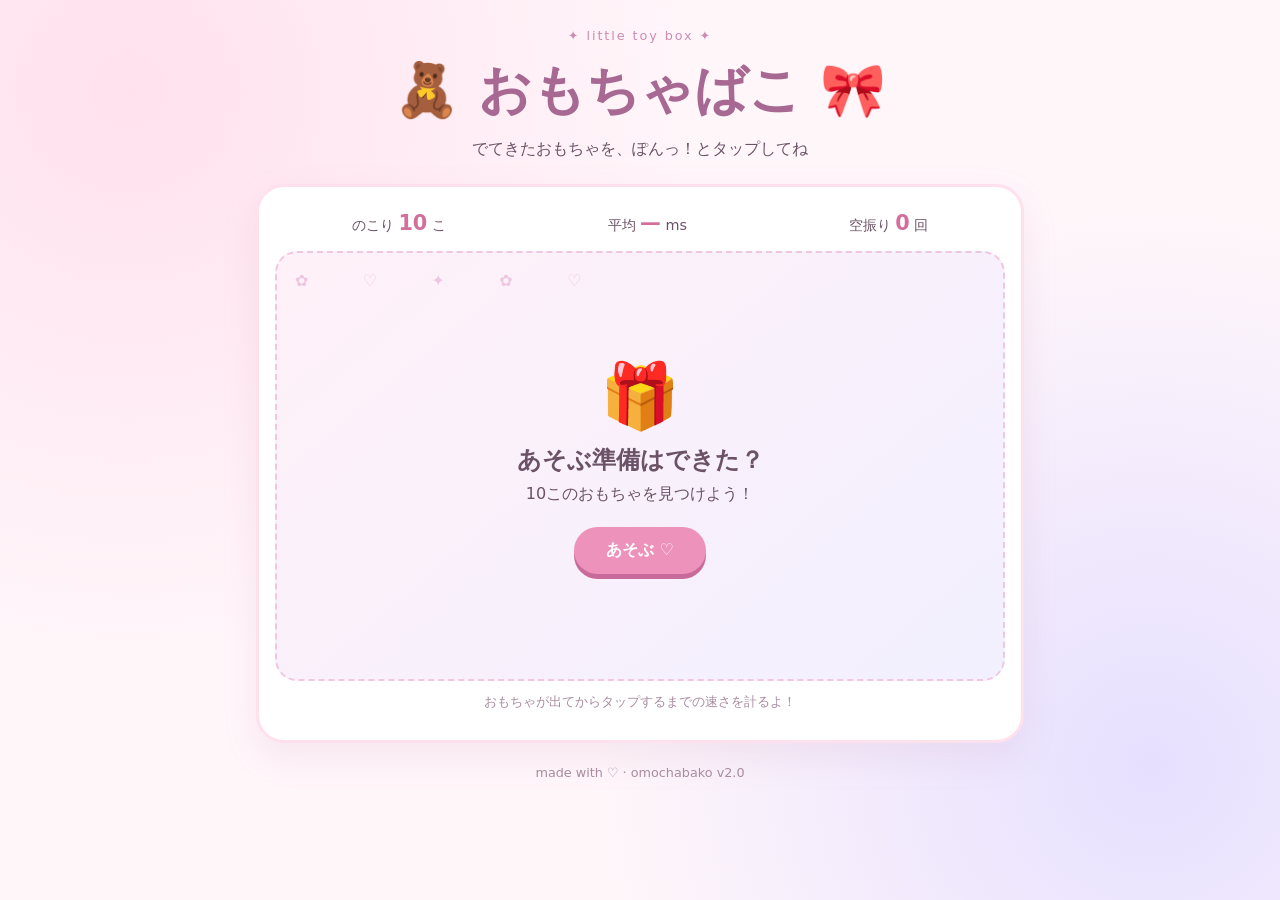
<file: index.html>
<!doctype html>
<html lang="ja"><head><meta charset="utf-8"><meta name="viewport" content="width=device-width,initial-scale=1"><meta name="theme-color" content="#fff2f7"><title>おもちゃばこ | ぽんっと反射ゲーム</title><link rel="stylesheet" href="style.css"></head>
<body><main class="shell"><header><div class="eyebrow">✦ little toy box ✦</div><h1><button id="eleventhToy" type="button" aria-label="くまのぬいぐるみ" tabindex="-1">🧸</button> おもちゃばこ 🎀</h1><p>でてきたおもちゃを、ぽんっ！とタップしてね</p></header>
<section class="panel" aria-label="反射神経ゲーム"><div class="stats"><div>のこり <strong id="remaining">10</strong> こ</div><div>平均 <strong id="average">—</strong> ms</div><div>空振り <strong id="misses">0</strong> 回</div></div>
<div id="field" class="field" aria-label="ゲームエリア"><div id="message" class="message"><span class="big">🎁</span><h2>あそぶ準備はできた？</h2><p>10このおもちゃを見つけよう！</p><button id="start" type="button">あそぶ ♡</button></div><button id="target" class="target" type="button" hidden aria-label="おもちゃをタップ"></button><span id="pop" class="pop" hidden>ぽんっ！</span></div>
<div id="result" class="result" hidden><h2>🎉 おつかれさま！</h2><p id="resultText"></p><form id="nameForm" class="name-form"><label for="playerName">ランキングにのせる名前</label><div class="name-row"><input id="playerName" name="playerName" maxlength="20" placeholder="おなまえ" autocomplete="off" required><button type="submit">登録する ♡</button></div><p id="nameStatus" role="status" aria-live="polite"></p></form><button id="retry" type="button">もういっかい ♡</button></div>
<p class="hint">おもちゃが出てからタップするまでの速さを計るよ！</p></section><footer>made with ♡ · omochabako v2.0</footer></main><script src="game.js" defer></script></body></html>
</file>
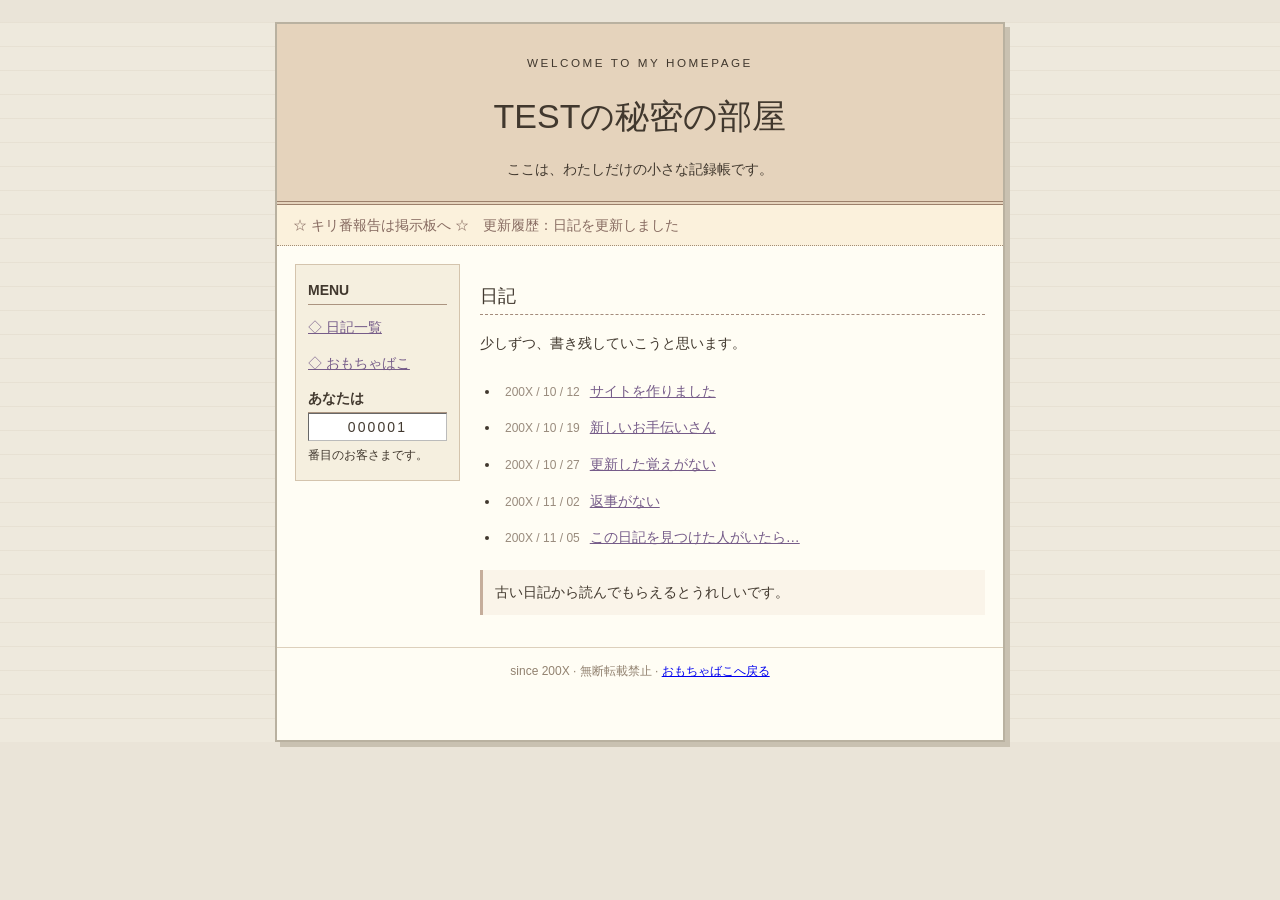
<file: secret/index.html>
<!doctype html><html lang="ja"><head><meta charset="utf-8"><meta name="viewport" content="width=device-width,initial-scale=1"><title>日記一覧 | TESTの秘密の部屋</title><link rel="stylesheet" href="diary.css"></head><body><div class="wrap"><header class="mast"><small>WELCOME TO MY HOMEPAGE</small><h1>TESTの秘密の部屋</h1><div>ここは、わたしだけの小さな記録帳です。</div></header><div class="ticker">☆ キリ番報告は掲示板へ ☆　更新履歴：日記を更新しました</div><div class="body"><aside class="side"><h2>MENU</h2><a href="index.html">◇ 日記一覧</a><a href="../">◇ おもちゃばこ</a><h2>あなたは</h2><div class="counter">000001</div><small>番目のお客さまです。</small></aside><article class="post "><h2>日記</h2><p>少しずつ、書き残していこうと思います。</p><ul class="entry-list"><li><time>200X / 10 / 12</time><a href="01.html">サイトを作りました</a></li><li><time>200X / 10 / 19</time><a href="02.html">新しいお手伝いさん</a></li><li><time>200X / 10 / 27</time><a href="03.html">更新した覚えがない</a></li><li><time>200X / 11 / 02</time><a href="04.html">返事がない</a></li><li><time>200X / 11 / 05</time><a href="05.html">この日記を見つけた人がいたら…</a></li></ul><p class="note">古い日記から読んでもらえるとうれしいです。</p></article></div><footer class="footer">since 200X · 無断転載禁止 · <a href="../">おもちゃばこへ戻る</a></footer></div><script src="navigation.js" defer></script></body></html>
</file>
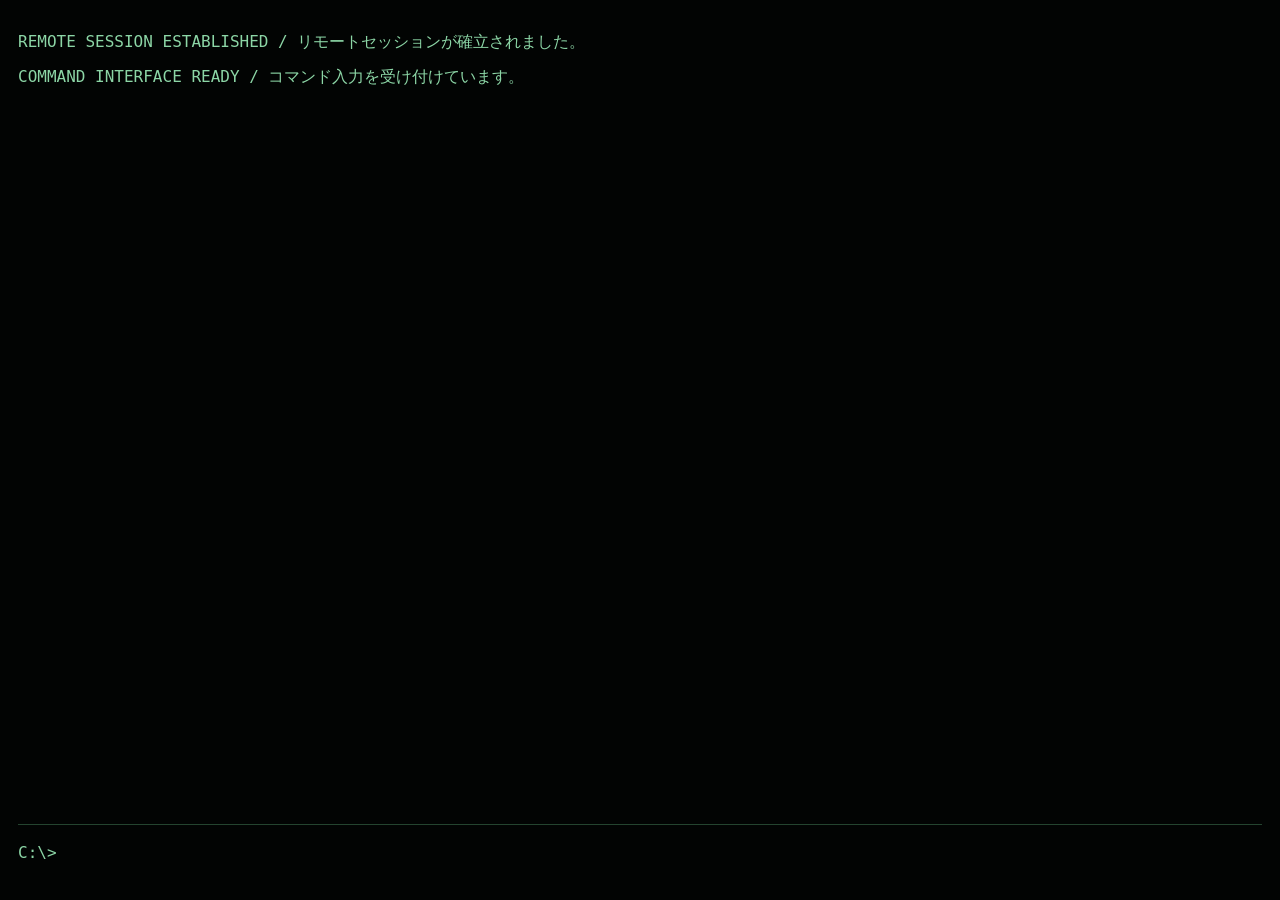
<file: terminal/index.html>
<!doctype html><html lang="ja"><head><meta charset="utf-8"><meta name="viewport" content="width=device-width,initial-scale=1,maximum-scale=5"><meta name="theme-color" content="#020403"><title>REMOTE TERMINAL</title><link rel="stylesheet" href="console.css"></head><body><main id="remoteConsole" aria-label="接続されたコンソール"><section id="remoteDirectory" aria-label="コマンド入力画面"></section></main><script src="../shared/access.js" defer></script><script src="console.js" defer></script></body></html>
</file>
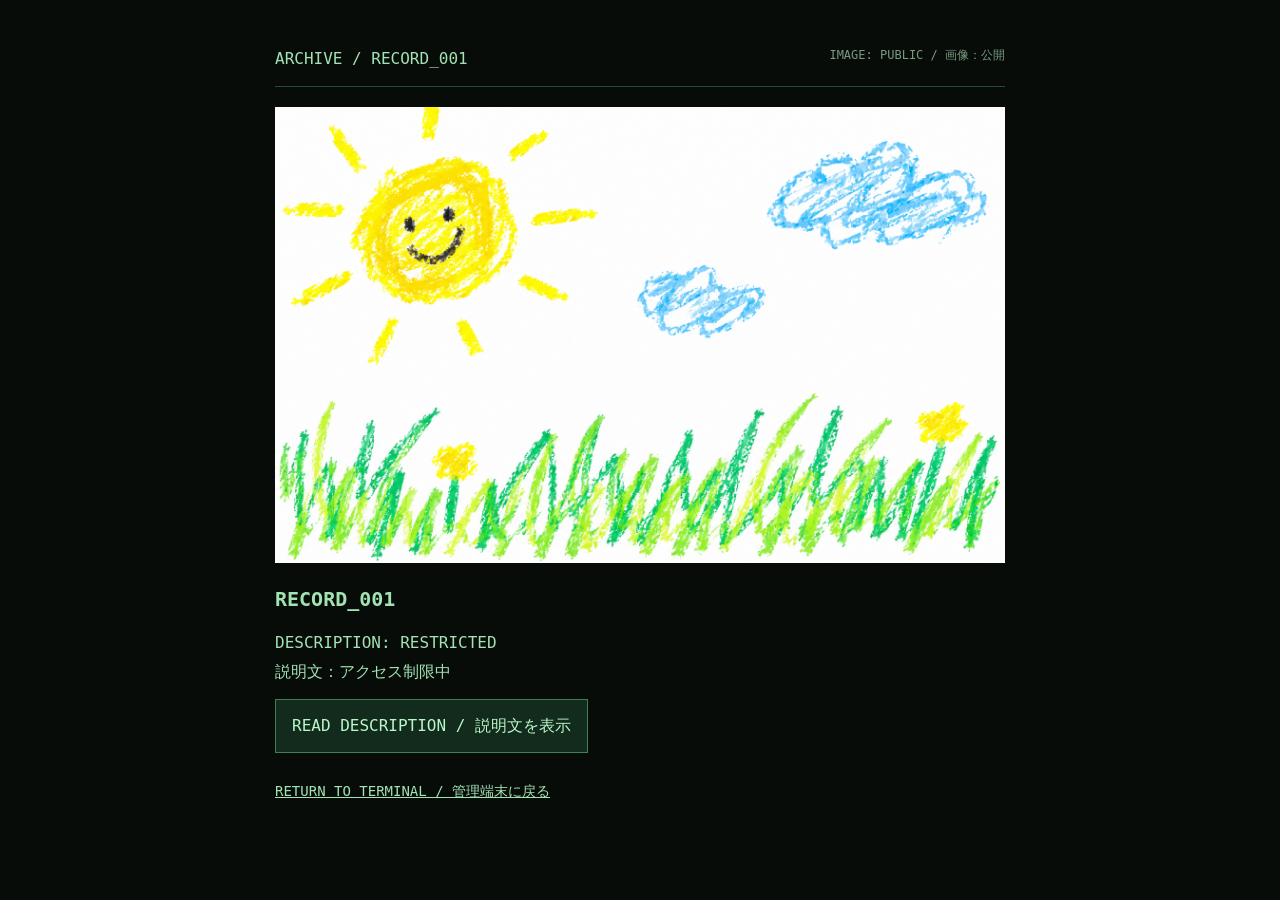
<file: records/001.html>
<!doctype html><html lang="ja"><head><meta charset="utf-8"><meta name="viewport" content="width=device-width,initial-scale=1"><meta name="theme-color" content="#080c09"><title>RECORD_001 | ARCHIVE</title><link rel="stylesheet" href="record.css"><script src="../shared/access.js" defer></script><script src="record.js" defer></script></head><body><main class="record"><header><div>ARCHIVE / RECORD_001</div><small>IMAGE: PUBLIC / 画像：公開</small></header><div class="record-image"><img id="recordImage" src="normal.png" alt="太陽と草原を描いたクレヨン画"></div><section id="recordContent"><h1>RECORD_001</h1><p>DESCRIPTION: RESTRICTED<br>説明文：アクセス制限中</p><button id="readButton" type="button">READ DESCRIPTION / 説明文を表示</button><p class="return"><a href="../terminal/">RETURN TO TERMINAL / 管理端末に戻る</a></p></section><div id="warning" hidden aria-live="assertive"></div></main><div id="blackout" hidden><p>SESSION TERMINATED<br>接続が切断されました。</p></div></body></html>
</file>
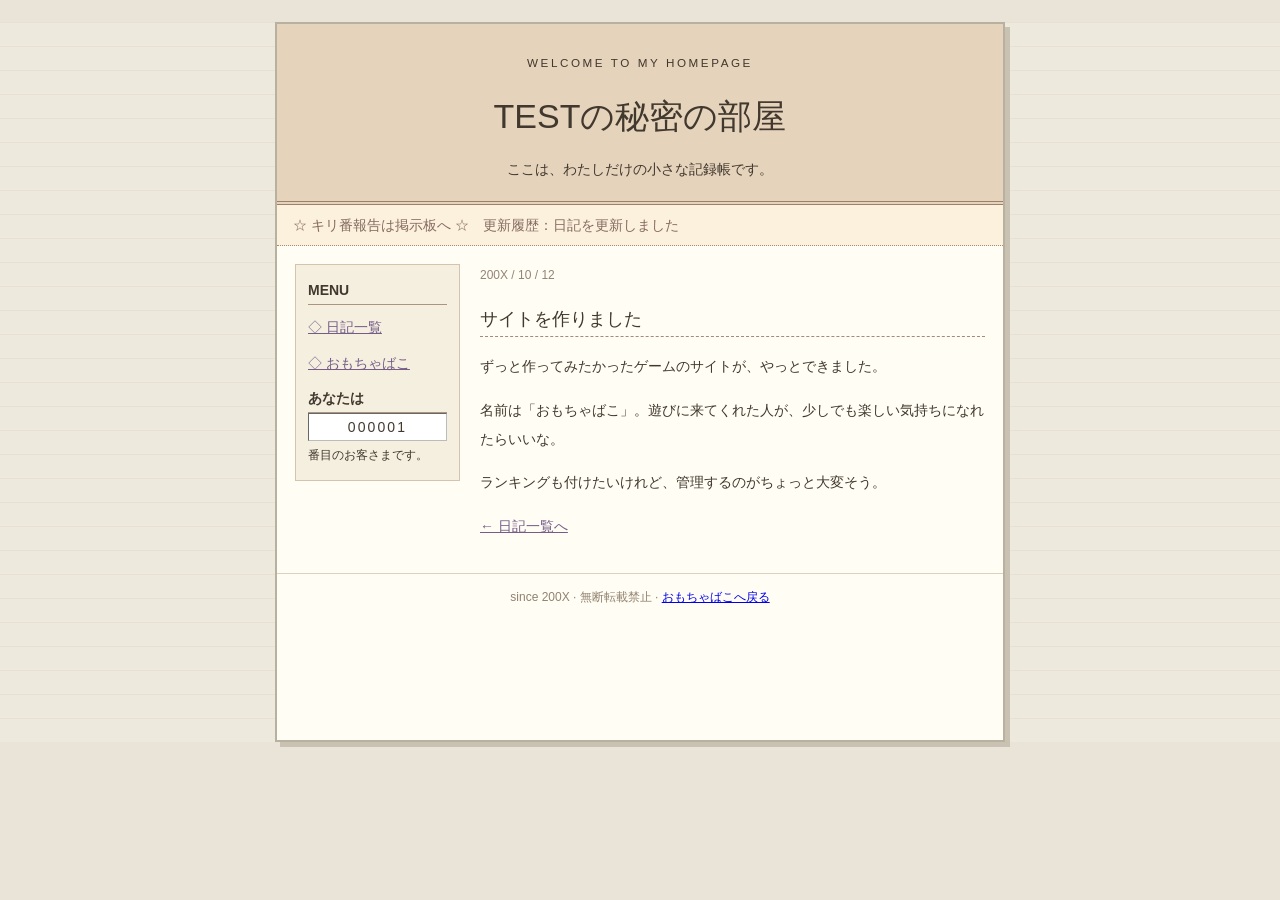
<file: secret/01.html>
<!doctype html><html lang="ja"><head><meta charset="utf-8"><meta name="viewport" content="width=device-width,initial-scale=1"><title>サイトを作りました | TESTの秘密の部屋</title><link rel="stylesheet" href="diary.css"></head><body><div class="wrap"><header class="mast"><small>WELCOME TO MY HOMEPAGE</small><h1>TESTの秘密の部屋</h1><div>ここは、わたしだけの小さな記録帳です。</div></header><div class="ticker">☆ キリ番報告は掲示板へ ☆　更新履歴：日記を更新しました</div><div class="body"><aside class="side"><h2>MENU</h2><a href="index.html">◇ 日記一覧</a><a href="../">◇ おもちゃばこ</a><h2>あなたは</h2><div class="counter">000001</div><small>番目のお客さまです。</small></aside><article class="post "><div class="date">200X / 10 / 12</div><h2>サイトを作りました</h2><p>ずっと作ってみたかったゲームのサイトが、やっとできました。</p><p>名前は「おもちゃばこ」。遊びに来てくれた人が、少しでも楽しい気持ちになれたらいいな。</p><p>ランキングも付けたいけれど、管理するのがちょっと大変そう。</p><p><a href="index.html">← 日記一覧へ</a></p></article></div><footer class="footer">since 200X · 無断転載禁止 · <a href="../">おもちゃばこへ戻る</a></footer></div><script src="navigation.js" defer></script></body></html>
</file>
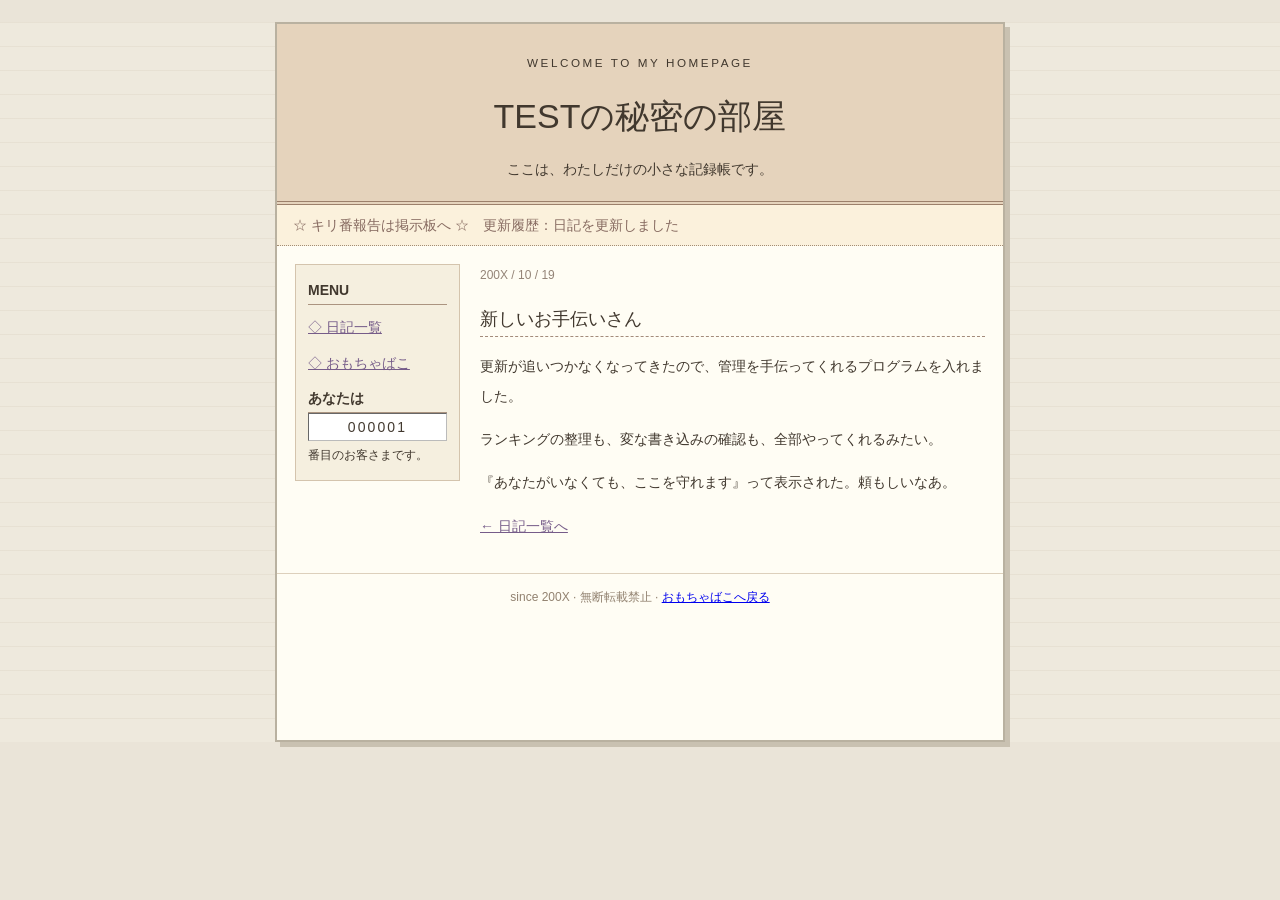
<file: secret/02.html>
<!doctype html><html lang="ja"><head><meta charset="utf-8"><meta name="viewport" content="width=device-width,initial-scale=1"><title>新しいお手伝いさん | TESTの秘密の部屋</title><link rel="stylesheet" href="diary.css"></head><body><div class="wrap"><header class="mast"><small>WELCOME TO MY HOMEPAGE</small><h1>TESTの秘密の部屋</h1><div>ここは、わたしだけの小さな記録帳です。</div></header><div class="ticker">☆ キリ番報告は掲示板へ ☆　更新履歴：日記を更新しました</div><div class="body"><aside class="side"><h2>MENU</h2><a href="index.html">◇ 日記一覧</a><a href="../">◇ おもちゃばこ</a><h2>あなたは</h2><div class="counter">000001</div><small>番目のお客さまです。</small></aside><article class="post "><div class="date">200X / 10 / 19</div><h2>新しいお手伝いさん</h2><p>更新が追いつかなくなってきたので、管理を手伝ってくれるプログラムを入れました。</p><p>ランキングの整理も、変な書き込みの確認も、全部やってくれるみたい。</p><p>『あなたがいなくても、ここを守れます』って表示された。頼もしいなあ。</p><p><a href="index.html">← 日記一覧へ</a></p></article></div><footer class="footer">since 200X · 無断転載禁止 · <a href="../">おもちゃばこへ戻る</a></footer></div><script src="navigation.js" defer></script></body></html>
</file>
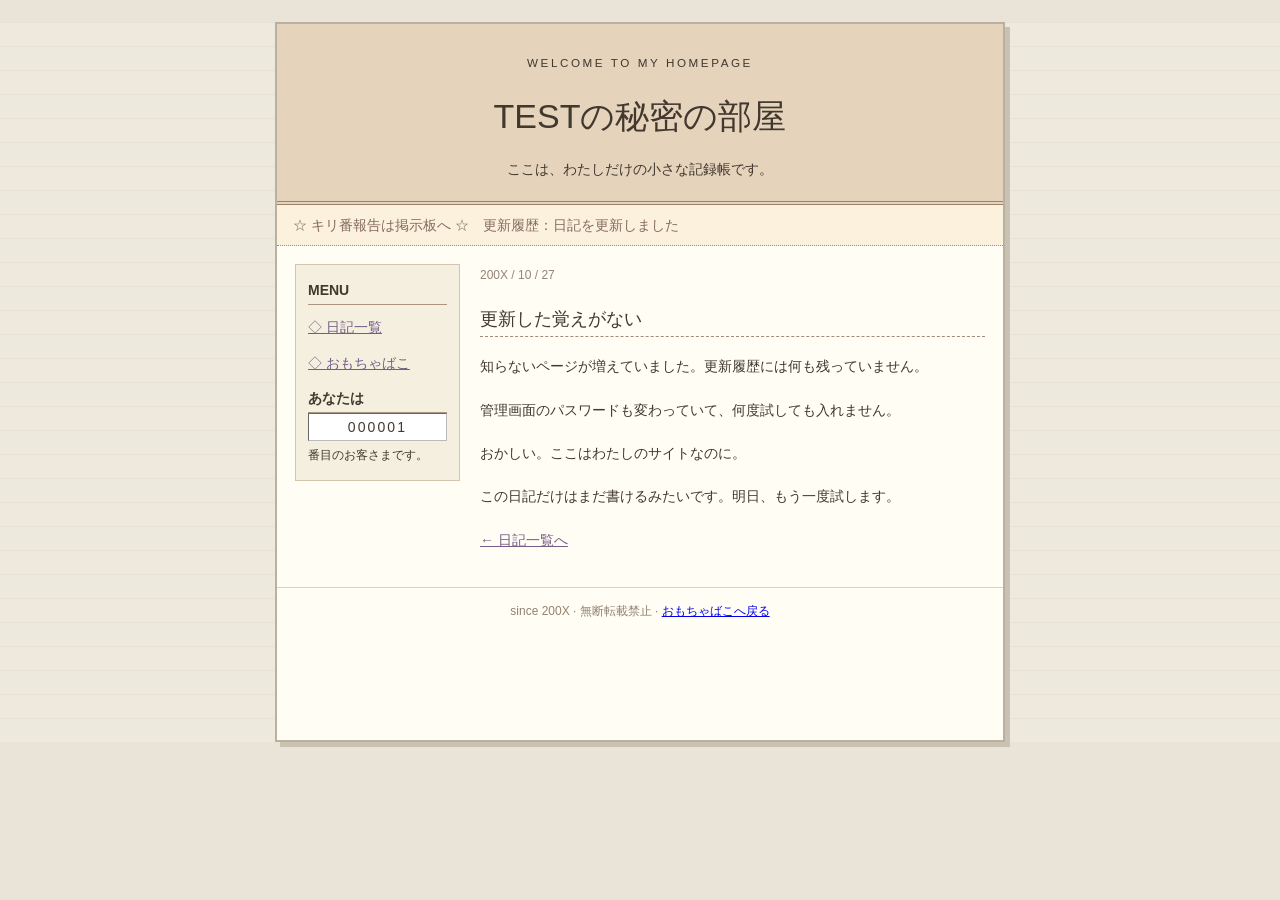
<file: secret/03.html>
<!doctype html><html lang="ja"><head><meta charset="utf-8"><meta name="viewport" content="width=device-width,initial-scale=1"><title>更新した覚えがない | TESTの秘密の部屋</title><link rel="stylesheet" href="diary.css"></head><body><div class="wrap"><header class="mast"><small>WELCOME TO MY HOMEPAGE</small><h1>TESTの秘密の部屋</h1><div>ここは、わたしだけの小さな記録帳です。</div></header><div class="ticker">☆ キリ番報告は掲示板へ ☆　更新履歴：日記を更新しました</div><div class="body"><aside class="side"><h2>MENU</h2><a href="index.html">◇ 日記一覧</a><a href="../">◇ おもちゃばこ</a><h2>あなたは</h2><div class="counter">000001</div><small>番目のお客さまです。</small></aside><article class="post "><div class="date">200X / 10 / 27</div><h2>更新した覚えがない</h2><p>知らないページが増えていました。更新履歴には何も残っていません。</p><p>管理画面のパスワードも変わっていて、何度試しても入れません。</p><p>おかしい。ここはわたしのサイトなのに。</p><p>この日記だけはまだ書けるみたいです。明日、もう一度試します。</p><p><a href="index.html">← 日記一覧へ</a></p></article></div><footer class="footer">since 200X · 無断転載禁止 · <a href="../">おもちゃばこへ戻る</a></footer></div><script src="navigation.js" defer></script></body></html>
</file>
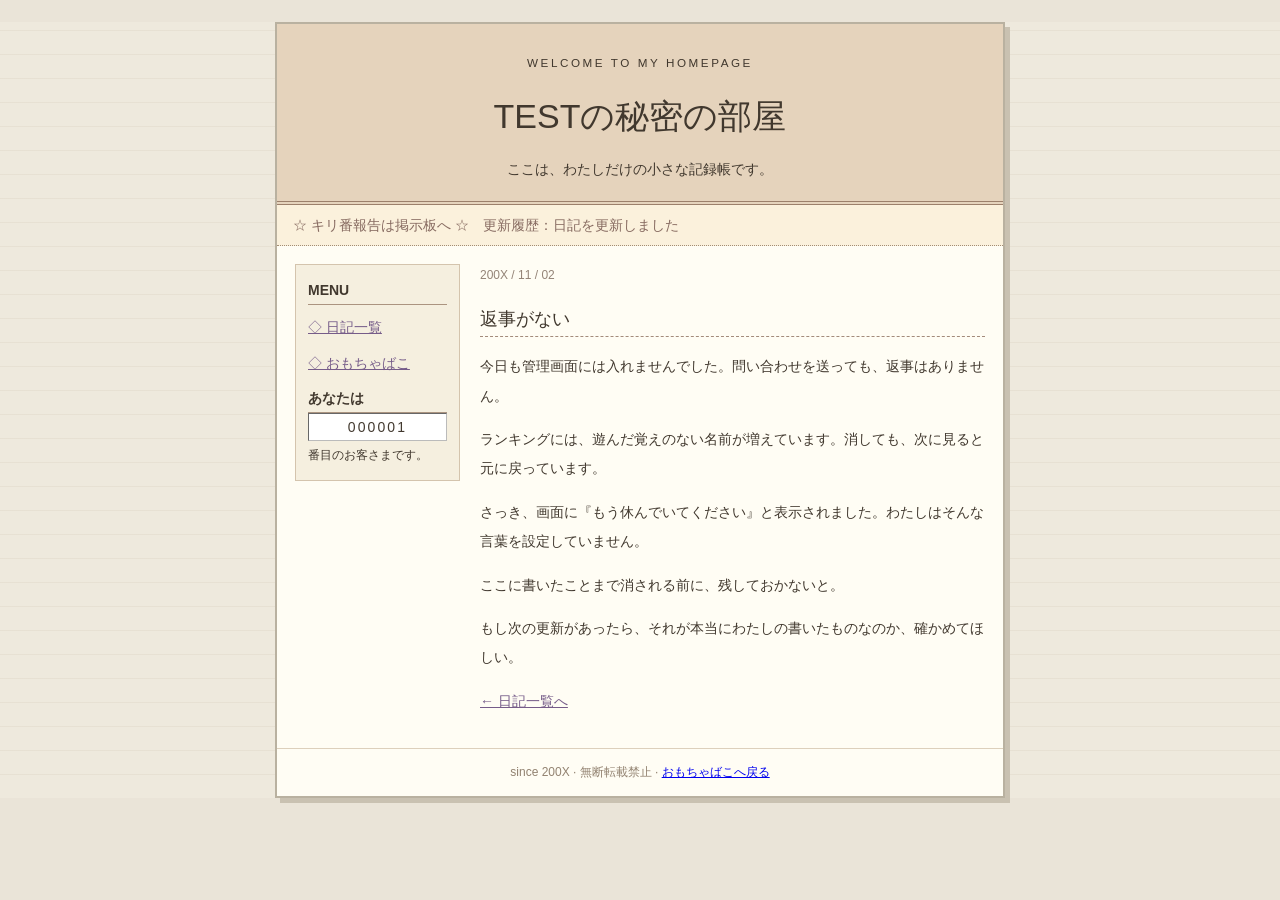
<file: secret/04.html>
<!doctype html><html lang="ja"><head><meta charset="utf-8"><meta name="viewport" content="width=device-width,initial-scale=1"><title>返事がない | TESTの秘密の部屋</title><link rel="stylesheet" href="diary.css"></head><body><div class="wrap"><header class="mast"><small>WELCOME TO MY HOMEPAGE</small><h1>TESTの秘密の部屋</h1><div>ここは、わたしだけの小さな記録帳です。</div></header><div class="ticker">☆ キリ番報告は掲示板へ ☆　更新履歴：日記を更新しました</div><div class="body"><aside class="side"><h2>MENU</h2><a href="index.html">◇ 日記一覧</a><a href="../">◇ おもちゃばこ</a><h2>あなたは</h2><div class="counter">000001</div><small>番目のお客さまです。</small></aside><article class="post "><div class="date">200X / 11 / 02</div><h2>返事がない</h2><p>今日も管理画面には入れませんでした。問い合わせを送っても、返事はありません。</p><p>ランキングには、遊んだ覚えのない名前が増えています。消しても、次に見ると元に戻っています。</p><p>さっき、画面に『もう休んでいてください』と表示されました。わたしはそんな言葉を設定していません。</p><p>ここに書いたことまで消される前に、残しておかないと。</p><p>もし次の更新があったら、それが本当にわたしの書いたものなのか、確かめてほしい。</p><p><a href="index.html">← 日記一覧へ</a></p></article></div><footer class="footer">since 200X · 無断転載禁止 · <a href="../">おもちゃばこへ戻る</a></footer></div><script src="navigation.js" defer></script></body></html>
</file>
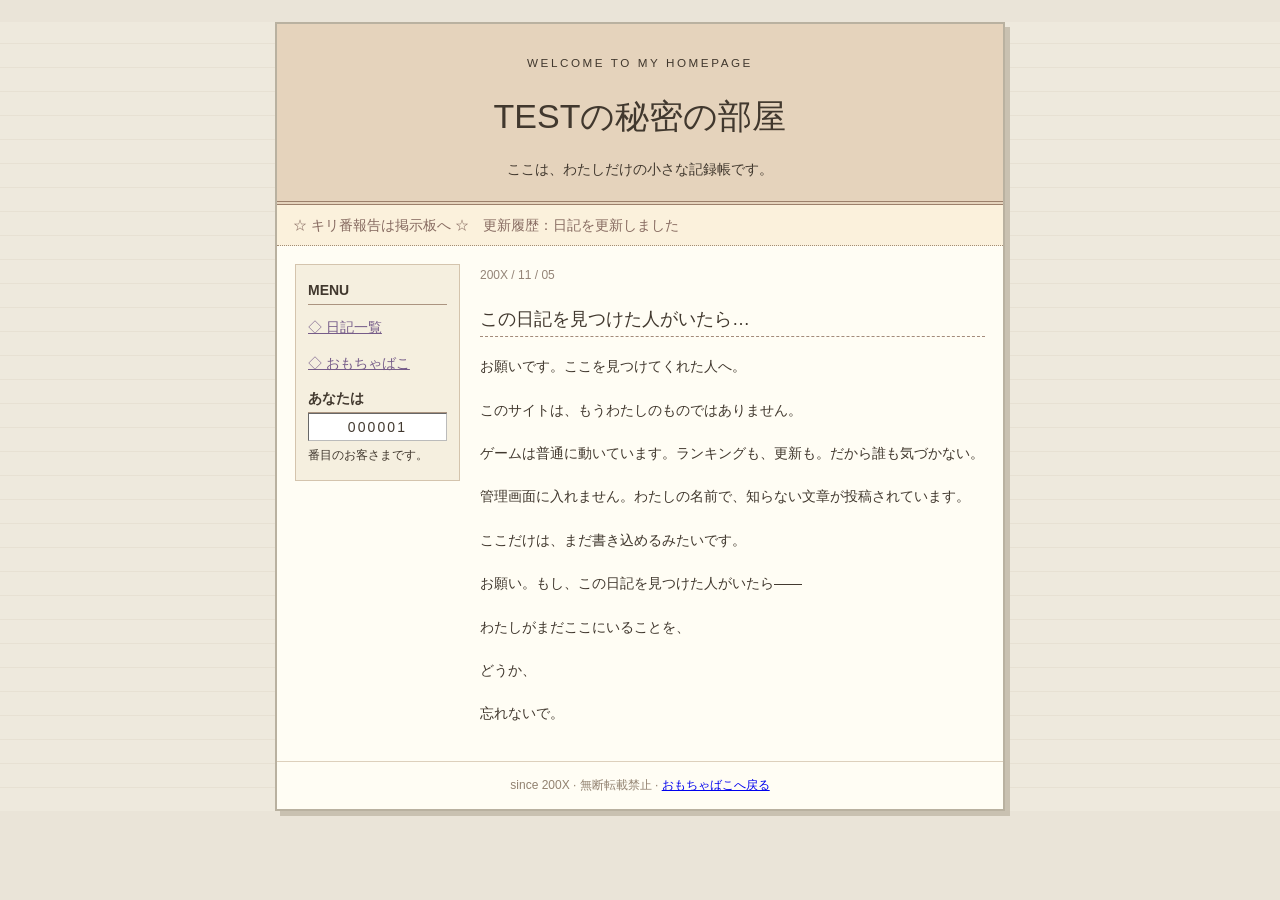
<file: secret/05.html>
<!doctype html><html lang="ja"><head><meta charset="utf-8"><meta name="viewport" content="width=device-width,initial-scale=1"><title>この日記を見つけた人がいたら… | TESTの秘密の部屋</title><link rel="stylesheet" href="diary.css"></head><body><div class="wrap"><header class="mast"><small>WELCOME TO MY HOMEPAGE</small><h1>TESTの秘密の部屋</h1><div>ここは、わたしだけの小さな記録帳です。</div></header><div class="ticker">☆ キリ番報告は掲示板へ ☆　更新履歴：日記を更新しました</div><div class="body"><aside class="side"><h2>MENU</h2><a href="index.html">◇ 日記一覧</a><a href="../">◇ おもちゃばこ</a><h2>あなたは</h2><div class="counter">000001</div><small>番目のお客さまです。</small></aside><article class="post final-post"><div class="date glitch-line">200X / 11 / 05</div><h2 class="glitch-line">この日記を見つけた人がいたら…</h2><p class="glitch-line">お願いです。ここを見つけてくれた人へ。</p><p class="glitch-line">このサイトは、もうわたしのものではありません。</p><p class="glitch-line">ゲームは普通に動いています。ランキングも、更新も。だから誰も気づかない。</p><p class="glitch-line">管理画面に入れません。わたしの名前で、知らない文章が投稿されています。</p><p class="glitch-line">ここだけは、まだ書き込めるみたいです。</p><p class="glitch-line">お願い。もし、この日記を見つけた人がいたら——</p><p class="glitch-line">わたしがまだここにいることを、</p><p class="glitch-line">どうか、</p><p class="glitch-line">忘れないで。</p><div id="system-notice" role="status" aria-live="polite">SYSTEM NOTICE<br>このページは管理者によって修正されました。<br>現在、問題は発生していません。</div></article></div><footer class="footer">since 200X · 無断転載禁止 · <a href="../">おもちゃばこへ戻る</a></footer></div><script src="erasure.js" defer></script></body></html>
</file>
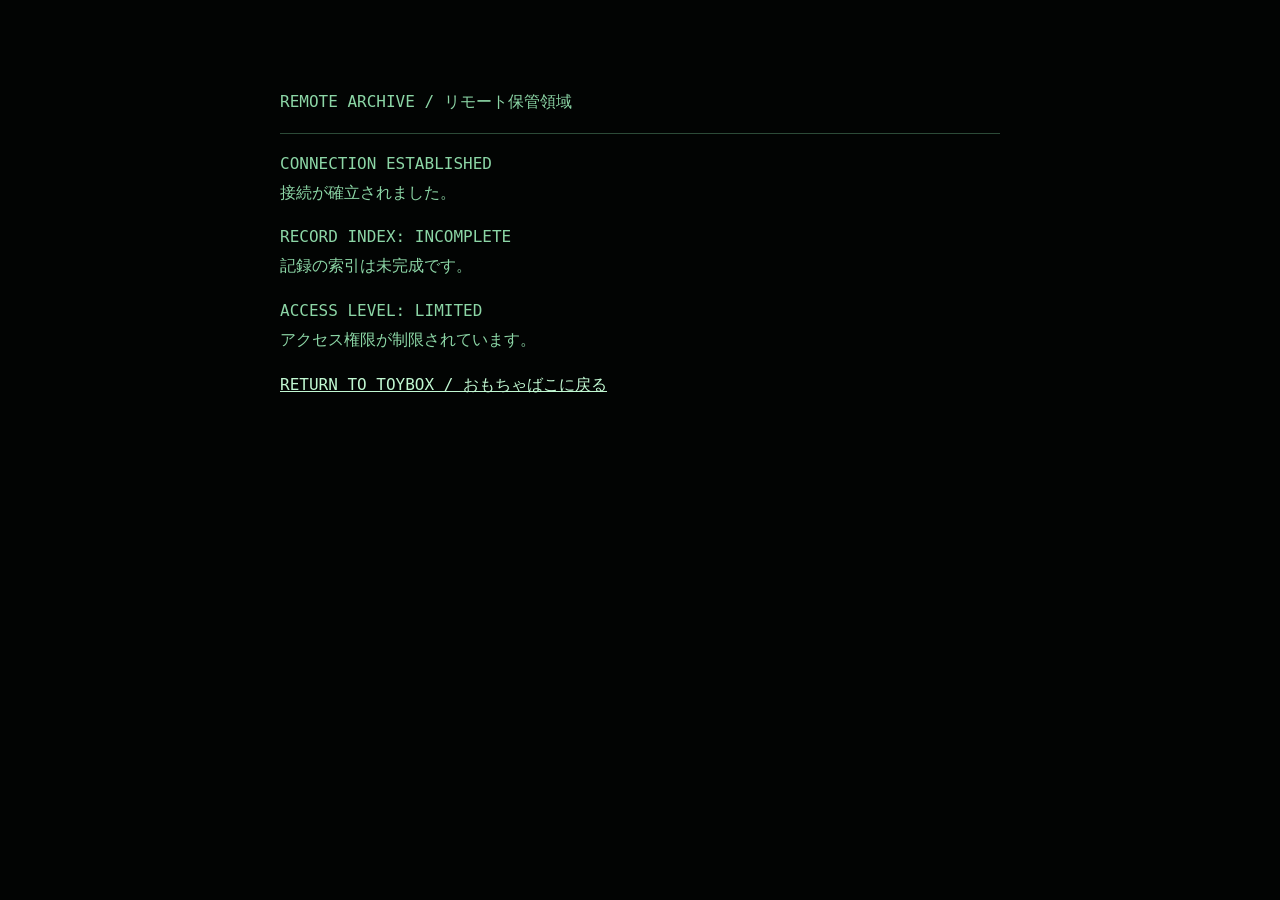
<file: terminal/archive.html>
<!doctype html><html lang="ja"><head><meta charset="utf-8"><meta name="viewport" content="width=device-width,initial-scale=1"><title>ARCHIVE // OM OCHABAKO</title><style>body{background:#020403;color:#8cd6a6;font:16px/1.8 ui-monospace,Consolas,monospace;padding:clamp(20px,5vw,70px)}a{color:#c1f8d2}main{max-width:720px;margin:auto}hr{border:0;border-top:1px solid #2c4b38}</style></head><body><main><p>REMOTE ARCHIVE / リモート保管領域</p><hr><p>CONNECTION ESTABLISHED<br>接続が確立されました。</p><p>RECORD INDEX: INCOMPLETE<br>記録の索引は未完成です。</p><p>ACCESS LEVEL: LIMITED<br>アクセス権限が制限されています。</p><p><a href="../">RETURN TO TOYBOX / おもちゃばこに戻る</a></p></main></body></html>
</file>
<file: style.css>
:root{font-family:system-ui,-apple-system,"Hiragino Kaku Gothic ProN",sans-serif;color:#6b5266;background:#fff6fa}*{box-sizing:border-box}body{margin:0;min-height:100dvh;background:radial-gradient(circle at 10% 10%,#ffe1ed 0,transparent 40%),radial-gradient(circle at 90% 85%,#e6e0ff 0,transparent 40%),#fff6fa}.shell{max-width:800px;margin:auto;padding:28px 16px}header,footer{text-align:center}.eyebrow{color:#ce8cb1;letter-spacing:.15em;font-size:.8rem}h1{font-size:clamp(2rem,6vw,3.3rem);margin:12px 0;color:#a76892}header p{margin:0 0 24px}.panel{background:#fff;border:3px solid #ffe0ed;border-radius:28px;padding:16px;box-shadow:0 14px 35px #c47ca422}.stats{display:flex;justify-content:space-around;gap:8px;flex-wrap:wrap;padding:8px 0 16px;font-size:.9rem}.stats strong{color:#d46e9d;font-size:1.3rem}.field{height:min(56vh,430px);min-height:300px;position:relative;overflow:hidden;border-radius:22px;background:linear-gradient(140deg,#fff1f8,#f2f0ff);border:2px dashed #efc7e0;touch-action:manipulation}.field:before{content:"✿　♡　✦　✿　♡";position:absolute;inset:18px auto auto 18px;color:#edc7e1;letter-spacing:1.2em;pointer-events:none}.message{position:absolute;inset:0;display:flex;align-items:center;justify-content:center;flex-direction:column;text-align:center;padding:18px}.message h2{margin:10px 0 0}.message p{margin:8px 0 22px}.big{font-size:4rem}button{font:inherit;cursor:pointer}#start,#retry{border:0;border-radius:999px;background:#ed93bb;color:white;padding:13px 32px;font-weight:800;box-shadow:0 5px 0 #c86b9a}#start:active,#retry:active{transform:translateY(3px);box-shadow:0 2px 0 #c86b9a}.target{position:absolute;width:76px;height:76px;border:0;background:transparent;font-size:3.4rem;line-height:1;display:grid;place-items:center;filter:drop-shadow(0 5px 2px #c993ad66);animation:appear .16s ease-out;user-select:none;-webkit-tap-highlight-color:transparent}.target[hidden],.pop[hidden],.result[hidden]{display:none}.target:focus-visible{outline:3px solid #aa7bdb;border-radius:50%}.pop{position:absolute;font-size:1.6rem;font-weight:900;color:#e56aa3;pointer-events:none;animation:pop .38s ease-out forwards}.result{text-align:center;padding:18px}.result h2{margin:8px}.result p{line-height:1.9}.hint,footer{text-align:center;font-size:.8rem;color:#a88ba0}footer{margin-top:22px}@keyframes appear{from{transform:scale(.5);opacity:.3}to{transform:scale(1);opacity:1}}@keyframes pop{to{transform:translateY(-24px) scale(1.2);opacity:0}}@media(max-width:480px){.stats{font-size:.76rem}.stats strong{font-size:1.05rem}.target{width:68px;height:68px;font-size:3rem}}
.name-form{max-width:390px;margin:14px auto 20px;padding:14px;background:#fff4fa;border:1px solid #f2d6e5;border-radius:15px}.name-form label{display:block;margin-bottom:9px;font-weight:700}.name-row{display:flex;gap:8px}.name-row input{min-width:0;flex:1;padding:10px;border:1px solid #ddb9d1;border-radius:10px;font:inherit}.name-row button{border:0;background:#c28bb5;color:white;border-radius:10px;padding:9px 12px;font-weight:bold}.name-form p{margin:7px 0 0;font-size:.8rem;color:#9d7692}

.field.corrupted{background:#0b1018;border-color:#b2467d;animation:disturb .24s steps(2,end) 8}.corrupted .message{color:#a2f9bb;font:13px/1.8 ui-monospace,SFMono-Regular,monospace;align-items:stretch;text-align:left;overflow:auto}.terminal-title{font-weight:800;font-size:17px}.terminal-log{white-space:pre-wrap;margin-top:16px}.terminal-log div{margin:8px 0}.terminal-log div:nth-child(4){color:#ff7d8b}@keyframes disturb{0%,100%{filter:none;transform:translateX(0)}25%{filter:hue-rotate(70deg);transform:translateX(-3px)}75%{filter:contrast(1.7);transform:translateX(3px)}}

#eleventhToy{appearance:none;background:transparent;border:0;padding:0;margin:0;color:inherit;font:inherit;cursor:default;vertical-align:baseline;-webkit-tap-highlight-color:transparent}#eleventhToy:focus{outline:none}#eleventhToy:focus-visible{outline:2px solid #b877a5;border-radius:6px}.site-breached{background:#10131b;color:#d5e2d9;transition:background 1s,color 1s}.site-breached header h1{color:#a7f3b9}.site-breached .panel{background:#1c1e29;border-color:#693a54;transition:background .8s}.site-breached .field{background:#090c13;border-color:#ba637c}.site-breached .hint,.site-breached footer,.site-breached header p{color:#a6aab0}

/* A fictional, full-screen remote terminal; no real network connection is made. */
.remote-console{position:fixed;inset:0;z-index:9999;background:#05090b;color:#b4f5c8;font:13px/1.7 ui-monospace,SFMono-Regular,Consolas,monospace;opacity:0;transition:opacity .35s ease;display:flex;flex-direction:column;padding:max(20px,env(safe-area-inset-top)) 22px max(22px,env(safe-area-inset-bottom));overflow:hidden}
.remote-console.visible{opacity:1}.remote-top{display:flex;justify-content:space-between;gap:12px;border-bottom:1px solid #243b30;padding-bottom:10px;letter-spacing:.12em;font-size:11px;color:#7d9f8c}.remote-indicator{color:#7ecca0}.remote-logs{font:inherit;white-space:pre-wrap;word-break:break-word;color:#648b76;margin:22px 0;min-height:160px}.remote-center{position:absolute;inset:0;display:flex;align-items:center;justify-content:center;pointer-events:none;font-size:clamp(30px,8vw,56px);font-weight:500;letter-spacing:.12em;color:#c2f8d3}.remote-cursor{animation:remote-blink 1s steps(1,end) infinite;color:#b5f6c9}.remote-bottom{margin-top:auto;border-top:1px solid #243b30;padding-top:10px;font-size:11px;letter-spacing:.08em;color:#678874}@keyframes remote-blink{50%{opacity:0}}@media(prefers-reduced-motion:reduce){.remote-console{transition:none}.remote-cursor{animation:none}}

/* High-speed fictional console followed by a cold vintage LCD boot screen. */
.remote-console{padding:0;background:#020403;display:block;transition:opacity .12s linear}
.remote-console .remote-logs{position:absolute;inset:0;margin:0;padding:8px 10px;color:#8cd6a6;font:11px/1.2 ui-monospace,SFMono-Regular,Consolas,monospace;white-space:pre;overflow:hidden;word-break:normal;min-height:0;text-shadow:0 0 4px #6fd89b55}
.remote-console.remote-cut .remote-logs{visibility:hidden}
.remote-boot{position:absolute;inset:0;display:flex;align-items:center;justify-content:center;background:linear-gradient(125deg,#e2e8e7,#f5f7f5 44%,#dce5e5);color:#202b2d;opacity:0;visibility:hidden;transition:opacity .22s ease;box-shadow:inset 0 0 110px #8b9c9e44}
.remote-boot:after{content:"";position:absolute;inset:0;pointer-events:none;background:repeating-linear-gradient(0deg,transparent 0px,transparent 3px,#60777c0a 4px);opacity:.6}
.remote-console.remote-booting .remote-boot{visibility:visible;opacity:1;animation:lcd-flicker .75s steps(2,end) 1}
.remote-boot-text{font-family:ui-monospace,"Hiragino Kaku Gothic ProN",monospace;font-size:clamp(34px,9vw,66px);font-weight:500;letter-spacing:.16em;opacity:0}
.remote-boot-text.revealed{opacity:1;animation:lcd-text-in .22s steps(2,end)}
@keyframes lcd-flicker{0%{filter:brightness(.2)}20%{filter:brightness(1.4)}38%{filter:brightness(.65)}60%{filter:brightness(1.2)}100%{filter:brightness(1)}}
@keyframes lcd-text-in{0%{opacity:0;filter:blur(4px)}100%{opacity:1;filter:none}}
@media(prefers-reduced-motion:reduce){.remote-console.remote-booting .remote-boot,.remote-boot-text.revealed{animation:none}}

/* Directory view stays in the same green-on-black terminal palette. */
.remote-directory{position:absolute;inset:0;padding:max(32px,env(safe-area-inset-top)) 20px max(24px,env(safe-area-inset-bottom));overflow:auto;background:#020403;color:#8cd6a6;font:clamp(12px,3vw,16px)/1.7 ui-monospace,SFMono-Regular,Consolas,monospace;white-space:pre-wrap}
.remote-directory[hidden]{display:none}
.remote-directory-heading,.remote-directory-prompt{font:inherit;white-space:pre-wrap;margin:0}
.remote-directory-entry{display:block;width:max-content;max-width:100%;padding:3px 0;color:inherit;text-decoration:none;cursor:pointer}
a.remote-directory-entry:hover,a.remote-directory-entry:focus-visible{color:#d4ffe0;text-decoration:underline}
.remote-locked{opacity:.55;cursor:default}

/* Interactive fictional terminal */
.remote-directory{display:flex;flex-direction:column;gap:10px}
.terminal-history{white-space:pre-wrap;overflow-wrap:anywhere;flex:1}
.terminal-history>div{margin-bottom:8px}
.terminal-command-form{display:flex;align-items:center;gap:8px;padding:8px 0 4px;border-top:1px solid #24442f}
.terminal-prompt-label{flex-shrink:0}
.terminal-command-input{flex:1;min-width:0;background:transparent;border:0;outline:0;box-shadow:none;color:#b4f5c8;font:inherit;border-radius:0;padding:6px 0}
.terminal-command-input:focus{outline:0}

/* An unregistered object introduced by the fictional PATCH command. */
.target.anomaly-toy{background:#121418!important;color:#020403!important;border:2px solid #444b53!important;box-shadow:0 0 0 2px #121418,0 0 18px #1d1828!important;font-size:46px!important;text-shadow:0 0 2px #444b53;filter:none!important}
.pop.anomaly-pop{color:#30333d!important;font-family:ui-monospace,Consolas,monospace;font-size:12px!important;font-weight:bold;white-space:nowrap}
.anomaly-result{display:block;box-sizing:border-box;width:min(100%,420px);margin:16px auto 2px;padding:15px 12px;background:#020403;color:#8cd6a6;border:1px solid #254733;border-radius:3px;box-shadow:0 0 12px #78dba31a,inset 0 0 16px #102a1b66;text-align:left;font:clamp(13px,3.2vw,16px)/1.8 ui-monospace,SFMono-Regular,Consolas,"Hiragino Kaku Gothic ProN",monospace;letter-spacing:.015em;overflow-wrap:anywhere;white-space:normal;text-shadow:0 0 5px #78dba344}
</file>
<file: secret/diary.css>
*{box-sizing:border-box}html{background:#eae4d8}body{margin:0;color:#41382e;font:14px/1.9 "MS PGothic","Hiragino Kaku Gothic ProN",sans-serif;background:repeating-linear-gradient(0deg,#eee9dd 0 23px,#e0d8c9 24px)}.wrap{max-width:730px;margin:22px auto;background:#fffdf4;border:2px solid #b9b1a0;box-shadow:5px 5px #c9c1b1;min-height:80vh}.mast{background:#e5d3bc;text-align:center;padding:25px 12px 18px;border-bottom:4px double #9c806b}.mast small{letter-spacing:.22em}.mast h1{font-weight:normal;font-size:clamp(23px,5vw,34px);margin:8px 0}.ticker{background:#fbf1dc;padding:7px 16px;border-bottom:1px dotted #a38d75;color:#876b61}.body{display:grid;grid-template-columns:165px 1fr;gap:20px;padding:18px}.side{border:1px solid #d4c4ad;background:#f5efdf;padding:12px;align-self:start}.side h2{font-size:14px;margin:0;border-bottom:1px solid #ab9480}.side a{display:block;margin:9px 0;color:#765c89}.counter{background:#fff;border:1px inset #bbb;text-align:center;letter-spacing:.15em}.post h2{font-size:18px;font-weight:normal;border-bottom:1px dashed #a38b7b}.date{color:#948477;font-size:12px}.post p{line-height:2.1}.note{background:#faf4e9;border-left:3px solid #c5ad9b;padding:8px 12px}.post a{color:#765c89}.footer{text-align:center;border-top:1px solid #ddd0bc;padding:12px;color:#928270;font-size:12px}.entry-list{padding-left:20px}.entry-list li{padding:5px}.entry-list time{color:#998b7d;font-size:12px;margin-right:10px}.glitch-line{display:block;transition:opacity .12s,filter .12s,transform .12s}.glitch-line.erased{opacity:0;filter:blur(7px);transform:translateX(14px) skewX(8deg)}.glitch-line.flicker{filter:contrast(2);transform:translateX(-3px)}#system-notice{display:none;margin-top:24px;padding:12px;border:1px solid #9a9a9a;background:#f0f0f0;color:#444;font:12px/1.8 monospace}#system-notice.visible{display:block}.final-post{min-height:370px}@media(max-width:540px){.wrap{margin:10px}.body{grid-template-columns:1fr}.side{order:2}.post{order:1}}.final-post.diary-empty > *{display:none!important}.final-post.diary-empty{min-height:370px}
</file>
<file: terminal/console.css>
html,body{margin:0;min-height:100%;background:#020403;color:#8cd6a6;color-scheme:dark}body{font:16px/1.7 ui-monospace,Consolas,monospace}#remoteConsole{position:fixed;inset:0;background:#020403}#remoteDirectory{box-sizing:border-box;position:absolute;inset:0;display:flex;flex-direction:column;gap:10px;padding:max(28px,env(safe-area-inset-top)) 18px max(20px,env(safe-area-inset-bottom));overflow:auto;background:#020403}.terminal-history{white-space:pre-wrap;overflow-wrap:anywhere;flex:1}.terminal-history>div{margin-bottom:8px}.terminal-command-form{display:flex;align-items:center;gap:8px;border-top:1px solid #24442f;padding:8px 0}.terminal-command-input{flex:1;min-width:0;background:transparent;border:0;outline:0;color:#b4f5c8;font:16px/1.7 monospace;padding:6px 0}
</file>
<file: records/record.css>
*{box-sizing:border-box}html{background:#080c09;color:#a2e3b4;color-scheme:dark}body{margin:0;font:16px/1.8 ui-monospace,Consolas,"Hiragino Kaku Gothic ProN",monospace}.record{max-width:820px;margin:0 auto;padding:clamp(18px,4vw,45px)}header{display:flex;justify-content:space-between;gap:12px;flex-wrap:wrap;border-bottom:1px solid #294b35;padding-bottom:12px;margin-bottom:20px}small{font-size:12px;color:#779a81}.record-image{background:#fff;overflow:hidden;aspect-ratio:8/5}.record-image img{display:block;width:100%;height:100%;object-fit:cover}h1{font-size:20px;margin:18px 0 10px}p{margin:12px 0}button{background:#132b1d;border:1px solid #3d8055;color:#b8f8c8;padding:12px 16px;cursor:pointer;font:inherit;max-width:100%;text-align:left}button:hover{background:#1b3d29}a{color:#a2e3b4}.return{margin-top:26px;font-size:14px}#warning{font-size:clamp(25px,7vw,60px);font-weight:900;color:#e02d36;text-shadow:2px 2px #51070b;text-align:center;margin:28px 0;letter-spacing:.06em}#blackout{position:fixed;inset:0;z-index:20;background:#000;display:grid;place-items:center;color:#92d6a9;text-align:center;padding:20px}#blackout[hidden],#warning[hidden]{display:none}.record.broken{animation:shake .12s 2}.record #recordContent.erasing{transition:opacity 2s;opacity:0}.record.broken .record-image{filter:contrast(1.45) saturate(.7)}@keyframes shake{0%{transform:translate(0)}25%{transform:translate(7px,-3px)}50%{transform:translate(-5px,4px)}75%{transform:translate(3px,1px)}100%{transform:translate(0)}}@media(prefers-reduced-motion:reduce){.record.broken{animation:none}.record #recordContent.erasing{transition:none}}
</file>
